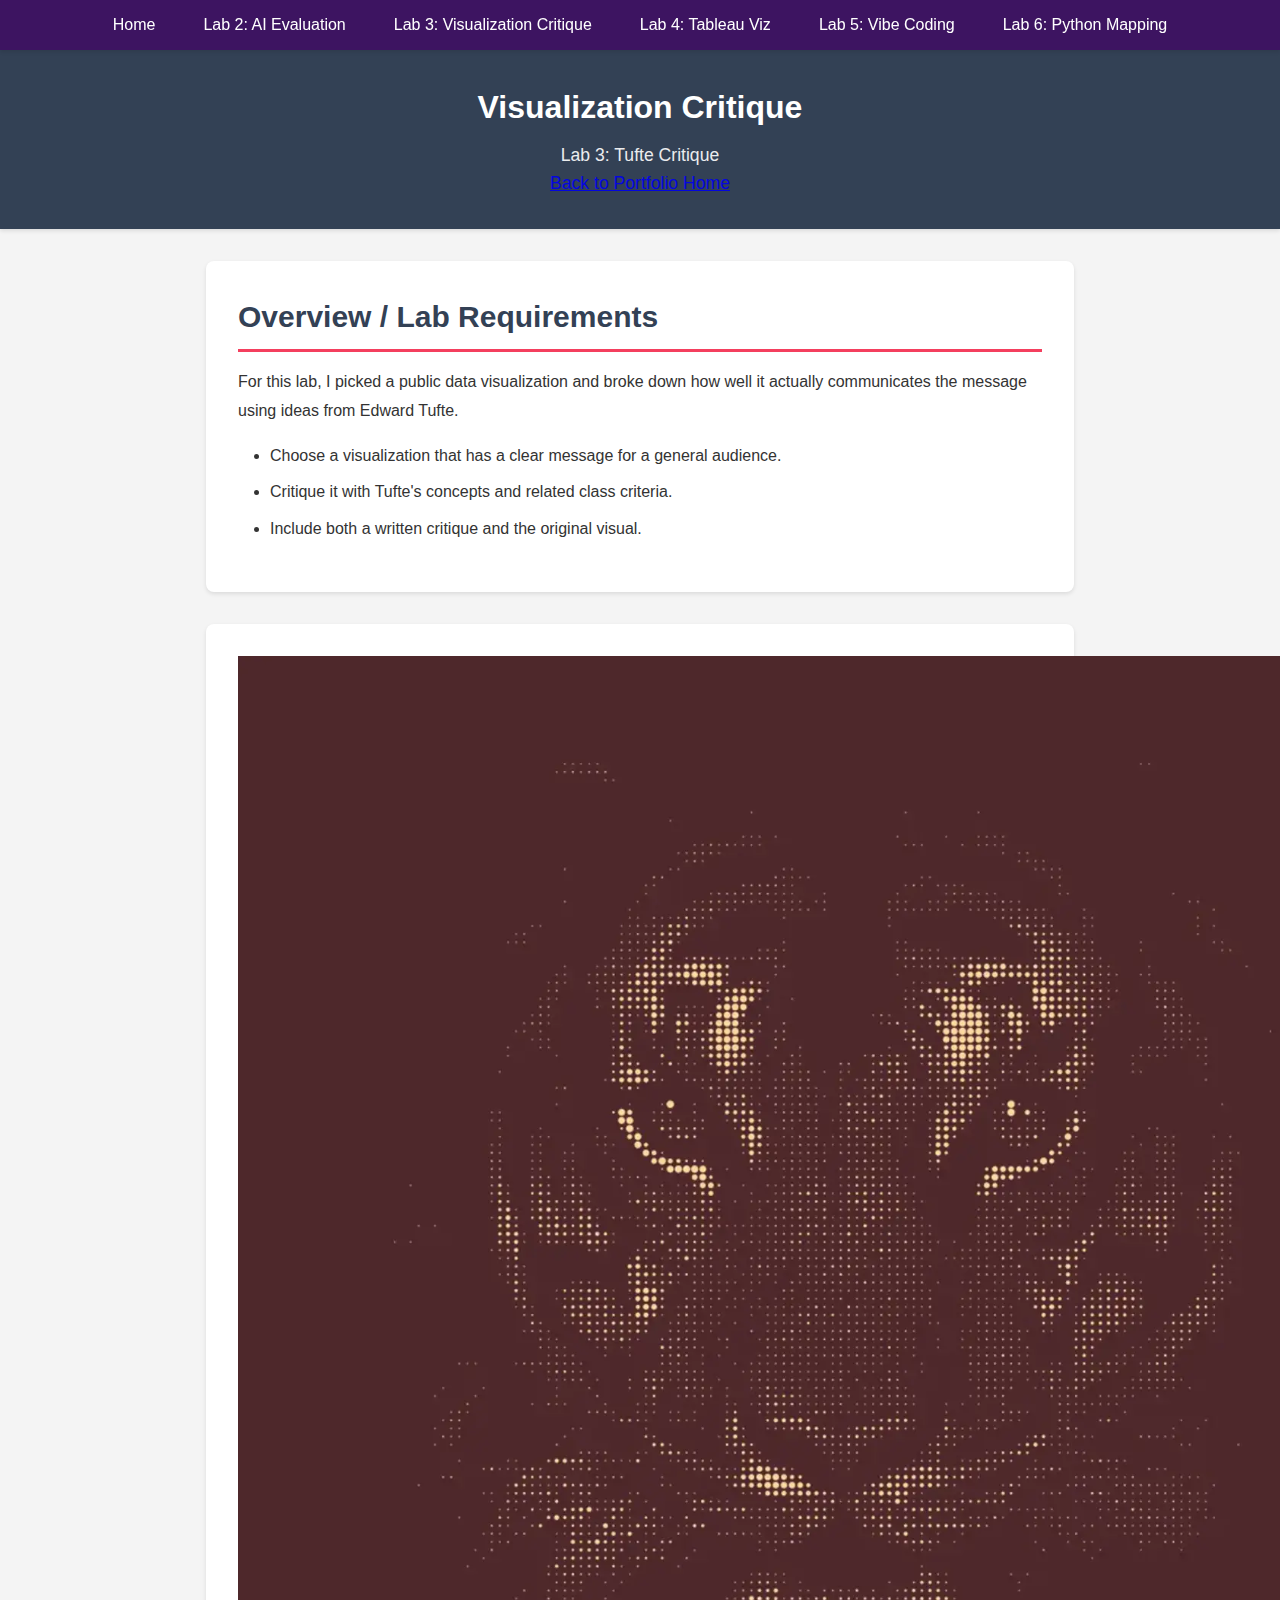
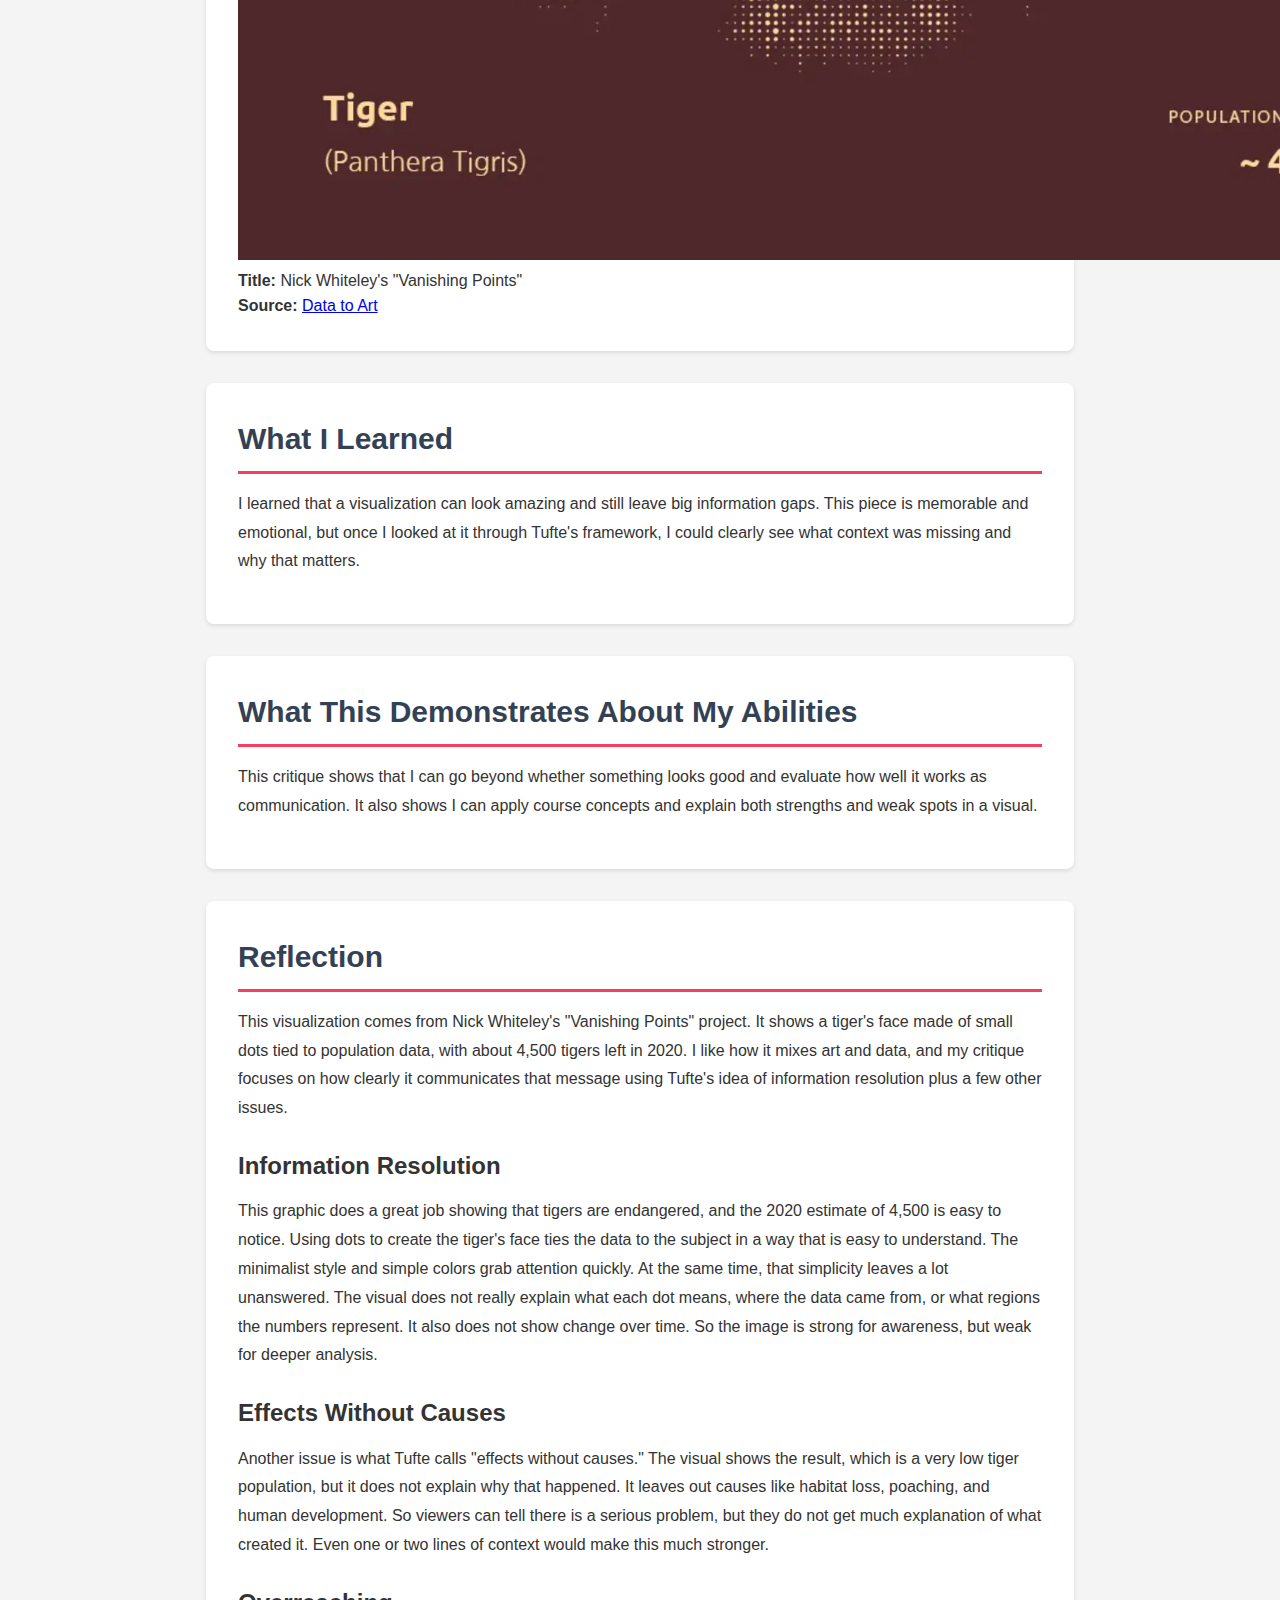
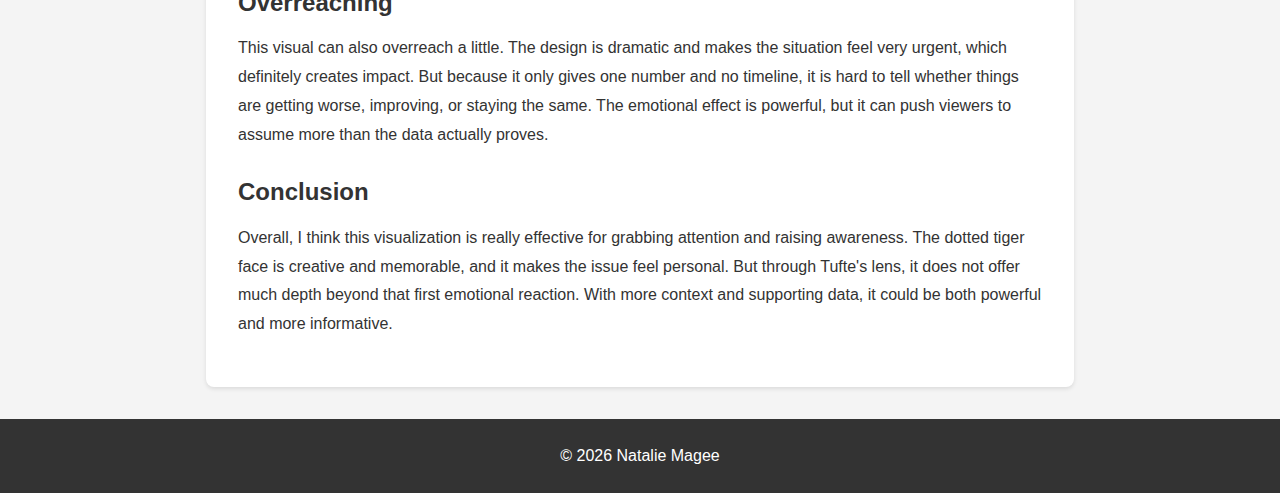
<file: lab03.html>
<!DOCTYPE html>
<html lang="en">
<head>
    <meta charset="UTF-8">
    <meta name="viewport" content="width=device-width, initial-scale=1.0">
    <title>Visualization Critique | Natalie Magee</title>
    <link rel="stylesheet" href="css/styles.css">
</head>
<body>
    <!-- Navigation: Links to all portfolio pages -->
    <nav>
        <button class="hamburger" aria-label="Toggle navigation" aria-expanded="false">
            <span></span>
            <span></span>
            <span></span>
        </button>
        <ul class="nav-menu">
            <li><a href="index.html">Home</a></li>
            <li><a href="lab02.html">Lab 2: AI Evaluation</a></li>
            <li><a href="lab03.html" aria-current="page">Lab 3: Visualization Critique</a></li>
            <li><a href="lab04.html">Lab 4: Tableau Viz</a></li>
            <li><a href="lab05.html">Lab 5: Vibe Coding</a></li>
            <li><a href="lab06.html">Lab 6: Python Mapping</a></li>
        </ul>
    </nav>

    <header>
        <h1>Visualization Critique</h1>
        <p>Lab 3: Tufte Critique</p>
        <p><a href="index.html">Back to Portfolio Home</a></p>
    </header>

    <main>
        <section>
            <h2>Overview / Lab Requirements</h2>
            <p>For this lab, I picked a public data visualization and broke down how well it actually communicates the message using ideas from Edward Tufte.</p>
            <ul>
                <li>Choose a visualization that has a clear message for a general audience.</li>
                <li>Critique it with Tufte's concepts and related class criteria.</li>
                <li>Include both a written critique and the original visual.</li>
            </ul>
        </section>

        <section>
        
            <figure>
                <a href="https://www.data-to-art.com/artist/nick-whiteley/vanishing-points" target="_blank" rel="noopener noreferrer">
                    <img src="images/Tiger.png" alt="Visualization of a tiger face created from thousands of small dots representing the remaining global tiger population, estimated at about 4,500 in 2020.">
                </a>
                <figcaption>
                    <strong>Title:</strong> Nick Whiteley's "Vanishing Points"<br>
                    <strong>Source:</strong> <a href="https://www.data-to-art.com/artist/nick-whiteley/vanishing-points" target="_blank" rel="noopener noreferrer">Data to Art</a>
                </figcaption>
            </figure>
        </section>

        <section>
            <h2>What I Learned</h2>
            <p>I learned that a visualization can look amazing and still leave big information gaps. This piece is memorable and emotional, but once I looked at it through Tufte's framework, I could clearly see what context was missing and why that matters.</p>
        </section>

        <section>
            <h2>What This Demonstrates About My Abilities</h2>
            <p>This critique shows that I can go beyond whether something looks good and evaluate how well it works as communication. It also shows I can apply course concepts and explain both strengths and weak spots in a visual.</p>
        </section>

        <section>
            <h2>Reflection</h2>
            <p>This visualization comes from Nick Whiteley's "Vanishing Points" project. It shows a tiger's face made of small dots tied to population data, with about 4,500 tigers left in 2020. I like how it mixes art and data, and my critique focuses on how clearly it communicates that message using Tufte's idea of information resolution plus a few other issues.</p>

            <h3>Information Resolution</h3>
            <p>This graphic does a great job showing that tigers are endangered, and the 2020 estimate of 4,500 is easy to notice. Using dots to create the tiger's face ties the data to the subject in a way that is easy to understand. The minimalist style and simple colors grab attention quickly. At the same time, that simplicity leaves a lot unanswered. The visual does not really explain what each dot means, where the data came from, or what regions the numbers represent. It also does not show change over time. So the image is strong for awareness, but weak for deeper analysis.</p>

            <h3>Effects Without Causes</h3>
            <p>Another issue is what Tufte calls "effects without causes." The visual shows the result, which is a very low tiger population, but it does not explain why that happened. It leaves out causes like habitat loss, poaching, and human development. So viewers can tell there is a serious problem, but they do not get much explanation of what created it. Even one or two lines of context would make this much stronger.</p>

            <h3>Overreaching</h3>
            <p>This visual can also overreach a little. The design is dramatic and makes the situation feel very urgent, which definitely creates impact. But because it only gives one number and no timeline, it is hard to tell whether things are getting worse, improving, or staying the same. The emotional effect is powerful, but it can push viewers to assume more than the data actually proves.</p>

            <h3>Conclusion</h3>
            <p>Overall, I think this visualization is really effective for grabbing attention and raising awareness. The dotted tiger face is creative and memorable, and it makes the issue feel personal. But through Tufte's lens, it does not offer much depth beyond that first emotional reaction. With more context and supporting data, it could be both powerful and more informative.</p>
        </section>
    </main>

    <footer>
        <p>© 2026 Natalie Magee</p>
    </footer>

    <!-- Hamburger Menu JavaScript -->
    <script>
        const hamburger = document.querySelector('.hamburger');
        const navMenu = document.querySelector('.nav-menu');

        hamburger.addEventListener('click', () => {
            hamburger.classList.toggle('active');
            navMenu.classList.toggle('active');

            // Update aria-expanded for accessibility
            const isExpanded = hamburger.classList.contains('active');
            hamburger.setAttribute('aria-expanded', isExpanded);
        });

        // Close menu when clicking on a nav link
        document.querySelectorAll('.nav-menu a').forEach(link => {
            link.addEventListener('click', () => {
                hamburger.classList.remove('active');
                navMenu.classList.remove('active');
                hamburger.setAttribute('aria-expanded', 'false');
            });
        });
    </script>
</body>
</html>
</file>
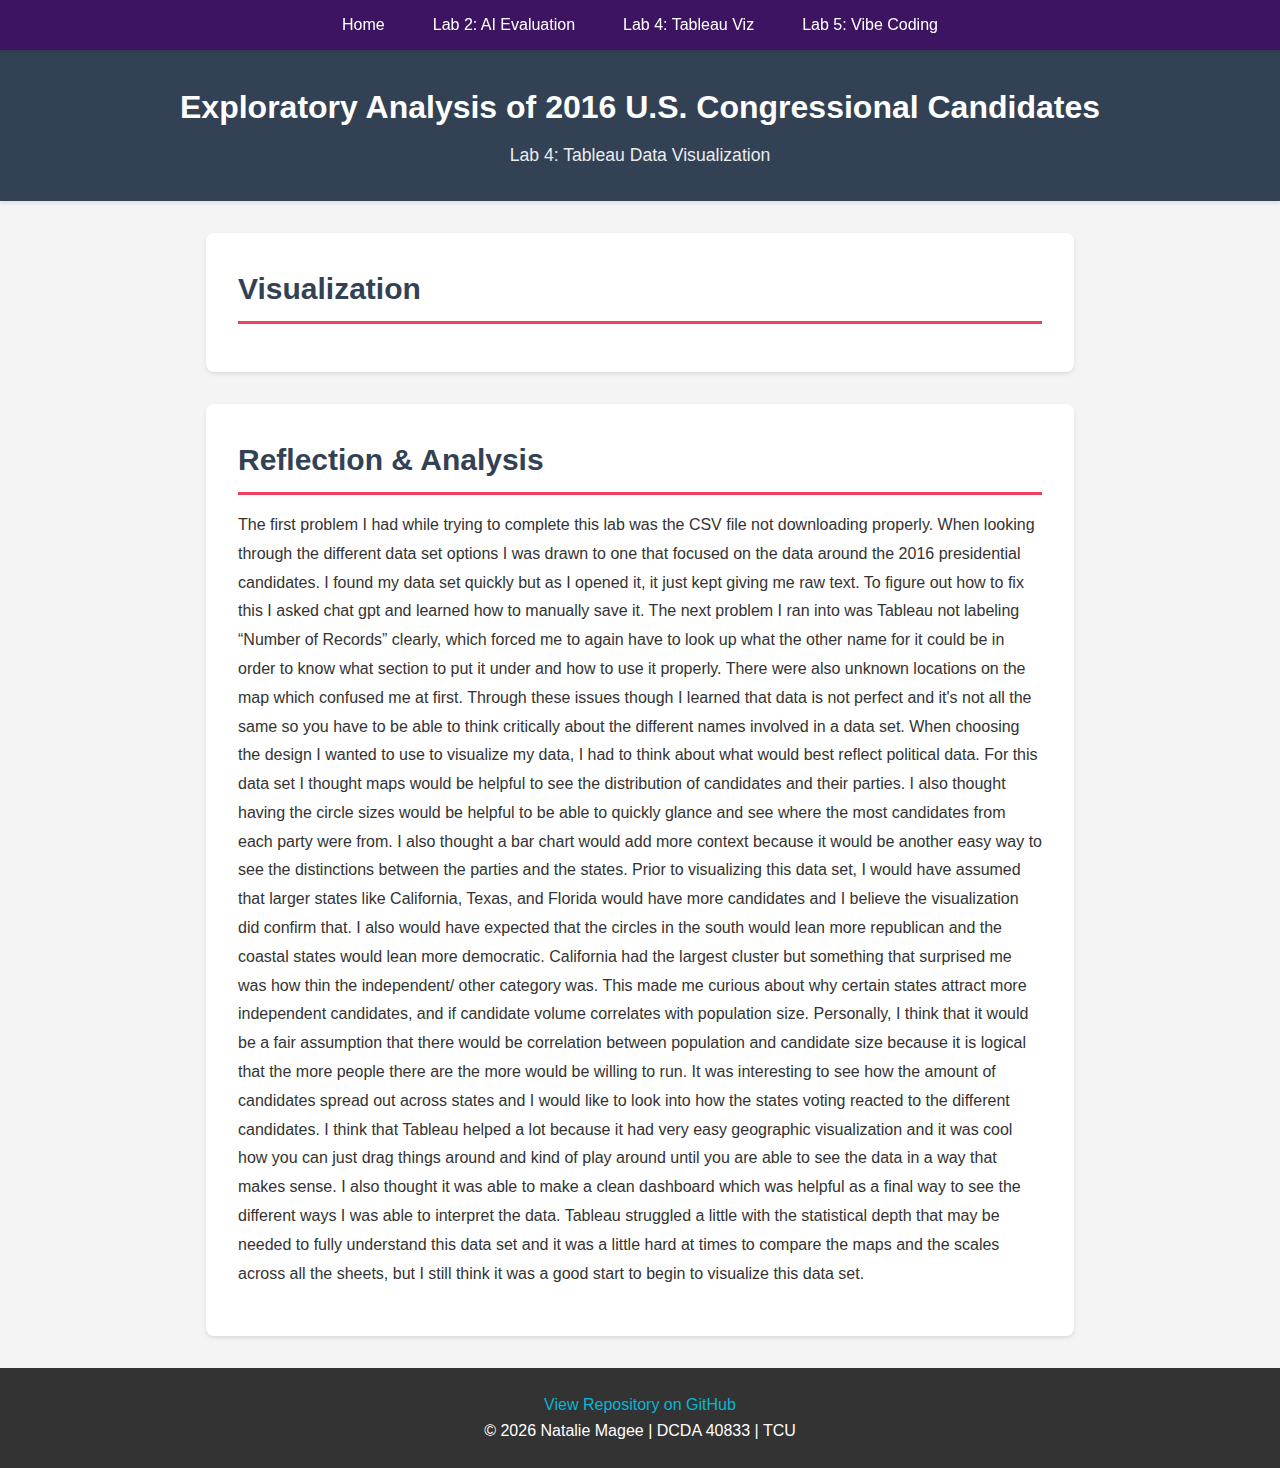
<file: lab04.html>
<!DOCTYPE html>
<html lang="en">
<head>
    <meta charset="UTF-8">
    <meta name="viewport" content="width=device-width, initial-scale=1.0">
    <title>Lab 04 – Data Visualization | Natalie Magee</title>
    <link rel="stylesheet" href="css/styles.css">
</head>
<body>

<!-- Navigation: Links to all portfolio pages -->
<nav>
    <button class="hamburger" aria-label="Toggle navigation" aria-expanded="false">
        <span></span>
        <span></span>
        <span></span>
    </button>
    <ul class="nav-menu">
        <li><a href="index.html">Home</a></li>
        <li><a href="lab02.html">Lab 2: AI Evaluation</a></li>
        <li><a href="lab04.html">Lab 4: Tableau Viz</a></li>
        <li><a href="lab05.html">Lab 5: Vibe Coding</a></li>
    </ul>
</nav>

<header>
    <h1>Exploratory Analysis of 2016 U.S. Congressional Candidates</h1>
    <p>Lab 4: Tableau Data Visualization</p>
</header>

<main>

<section>
    <h2>Visualization</h2>

<div class='tableauPlaceholder' id='viz1770940132696' style='position: relative'><noscript><a href='#'><img alt='Exploratory Analysis: 2016 U.S. Congressional Candidates ' src='https:&#47;&#47;public.tableau.com&#47;static&#47;images&#47;JB&#47;JB4GYD9QQ&#47;1_rss.png' style='border: none' /></a></noscript><object class='tableauViz'  style='display:none;'><param name='host_url' value='https%3A%2F%2Fpublic.tableau.com%2F' /> <param name='embed_code_version' value='3' /> <param name='path' value='shared&#47;JB4GYD9QQ' /> <param name='toolbar' value='yes' /><param name='static_image' value='https:&#47;&#47;public.tableau.com&#47;static&#47;images&#47;JB&#47;JB4GYD9QQ&#47;1.png' /> <param name='animate_transition' value='yes' /><param name='display_static_image' value='yes' /><param name='display_spinner' value='yes' /><param name='display_overlay' value='yes' /><param name='display_count' value='yes' /><param name='language' value='en-US' /><param name='filter' value='publish=yes' /></object></div>                <script type='text/javascript'>                    var divElement = document.getElementById('viz1770940132696');                    var vizElement = divElement.getElementsByTagName('object')[0];                    if ( divElement.offsetWidth > 800 ) { vizElement.style.minWidth='420px';vizElement.style.maxWidth='650px';vizElement.style.width='100%';vizElement.style.minHeight='587px';vizElement.style.maxHeight='887px';vizElement.style.height=(divElement.offsetWidth*0.75)+'px';} else if ( divElement.offsetWidth > 500 ) { vizElement.style.minWidth='420px';vizElement.style.maxWidth='650px';vizElement.style.width='100%';vizElement.style.minHeight='587px';vizElement.style.maxHeight='887px';vizElement.style.height=(divElement.offsetWidth*0.75)+'px';} else { vizElement.style.width='100%';vizElement.style.height='1627px';}                     var scriptElement = document.createElement('script');                    scriptElement.src = 'https://public.tableau.com/javascripts/api/viz_v1.js';                    vizElement.parentNode.insertBefore(scriptElement, vizElement);                </script>

</section>

<section>
    <h2>Reflection & Analysis</h2>

    <p>
The first problem I had while trying to complete this lab was the CSV file not downloading properly. When looking through the different data set options I was drawn to one that focused on the data around the 2016 presidential candidates. I found my data set quickly but as I opened it, it just kept giving me raw text. To figure out how to fix this I asked chat gpt and learned how to manually save it. The next problem I ran into was Tableau not labeling “Number of Records” clearly, which forced me to again have to look up what the other name for it could be in order to know what section to put it under and how to use it properly. There were also unknown locations on the map which confused me at first. Through these issues though I learned that data is not perfect and it's not all the same so you have to be able to think critically about the different names involved in a data set. When choosing the design I wanted to use to visualize my data, I had to think about what would best reflect political data. For this data set I thought maps would be helpful to see the distribution of candidates and their parties. I also thought having the circle sizes would be helpful to be able to quickly glance and see where the most candidates from each party were from. I also thought a bar chart would add more context because it would be another easy way to see the distinctions between the parties and the states. Prior to visualizing this data set, I would have assumed that larger states like California, Texas, and Florida would have more candidates and I believe the visualization did confirm that. I also would have expected that the circles in the south would lean more republican and the coastal states would lean more democratic. California had the largest cluster but something that surprised me was how thin the independent/ other category was. This made me curious about why certain states attract more independent candidates, and if candidate volume correlates with population size. Personally, I think that it would be a fair assumption that there would be correlation between population and candidate size because it is logical that the more people there are the more would be willing to run. It was interesting to see how the amount of candidates spread out across states and I would like to look into how the states voting reacted to the different candidates. I think that Tableau helped a lot because it had very easy geographic visualization and it was cool how you can just drag things around and kind of play around until you are able to see the data in a way that makes sense. I also thought it was able to make a clean dashboard which was helpful as a final way to see the different ways I was able to interpret the data. Tableau struggled a little with the statistical depth that may be needed to fully understand this data set and it was a little hard at times to compare the maps and the scales across all the sheets, but I still think it was a good start to begin to visualize this data set.     </p>

</section>

</main>

<footer>
    <p><a href="https://github.com/nataliemcgee/DCDA40833-portfolio">View Repository on GitHub</a></p>
    <p>&copy; 2026 Natalie Magee | DCDA 40833 | TCU</p>
</footer>

<!-- Hamburger Menu JavaScript -->
<script>
    const hamburger = document.querySelector('.hamburger');
    const navMenu = document.querySelector('.nav-menu');

    hamburger.addEventListener('click', () => {
        hamburger.classList.toggle('active');
        navMenu.classList.toggle('active');
        
        // Update aria-expanded for accessibility
        const isExpanded = hamburger.classList.contains('active');
        hamburger.setAttribute('aria-expanded', isExpanded);
    });

    // Close menu when clicking on a nav link
    document.querySelectorAll('.nav-menu a').forEach(link => {
        link.addEventListener('click', () => {
            hamburger.classList.remove('active');
            navMenu.classList.remove('active');
            hamburger.setAttribute('aria-expanded', 'false');
        });
    });
</script>

</body>
</html>
</file>
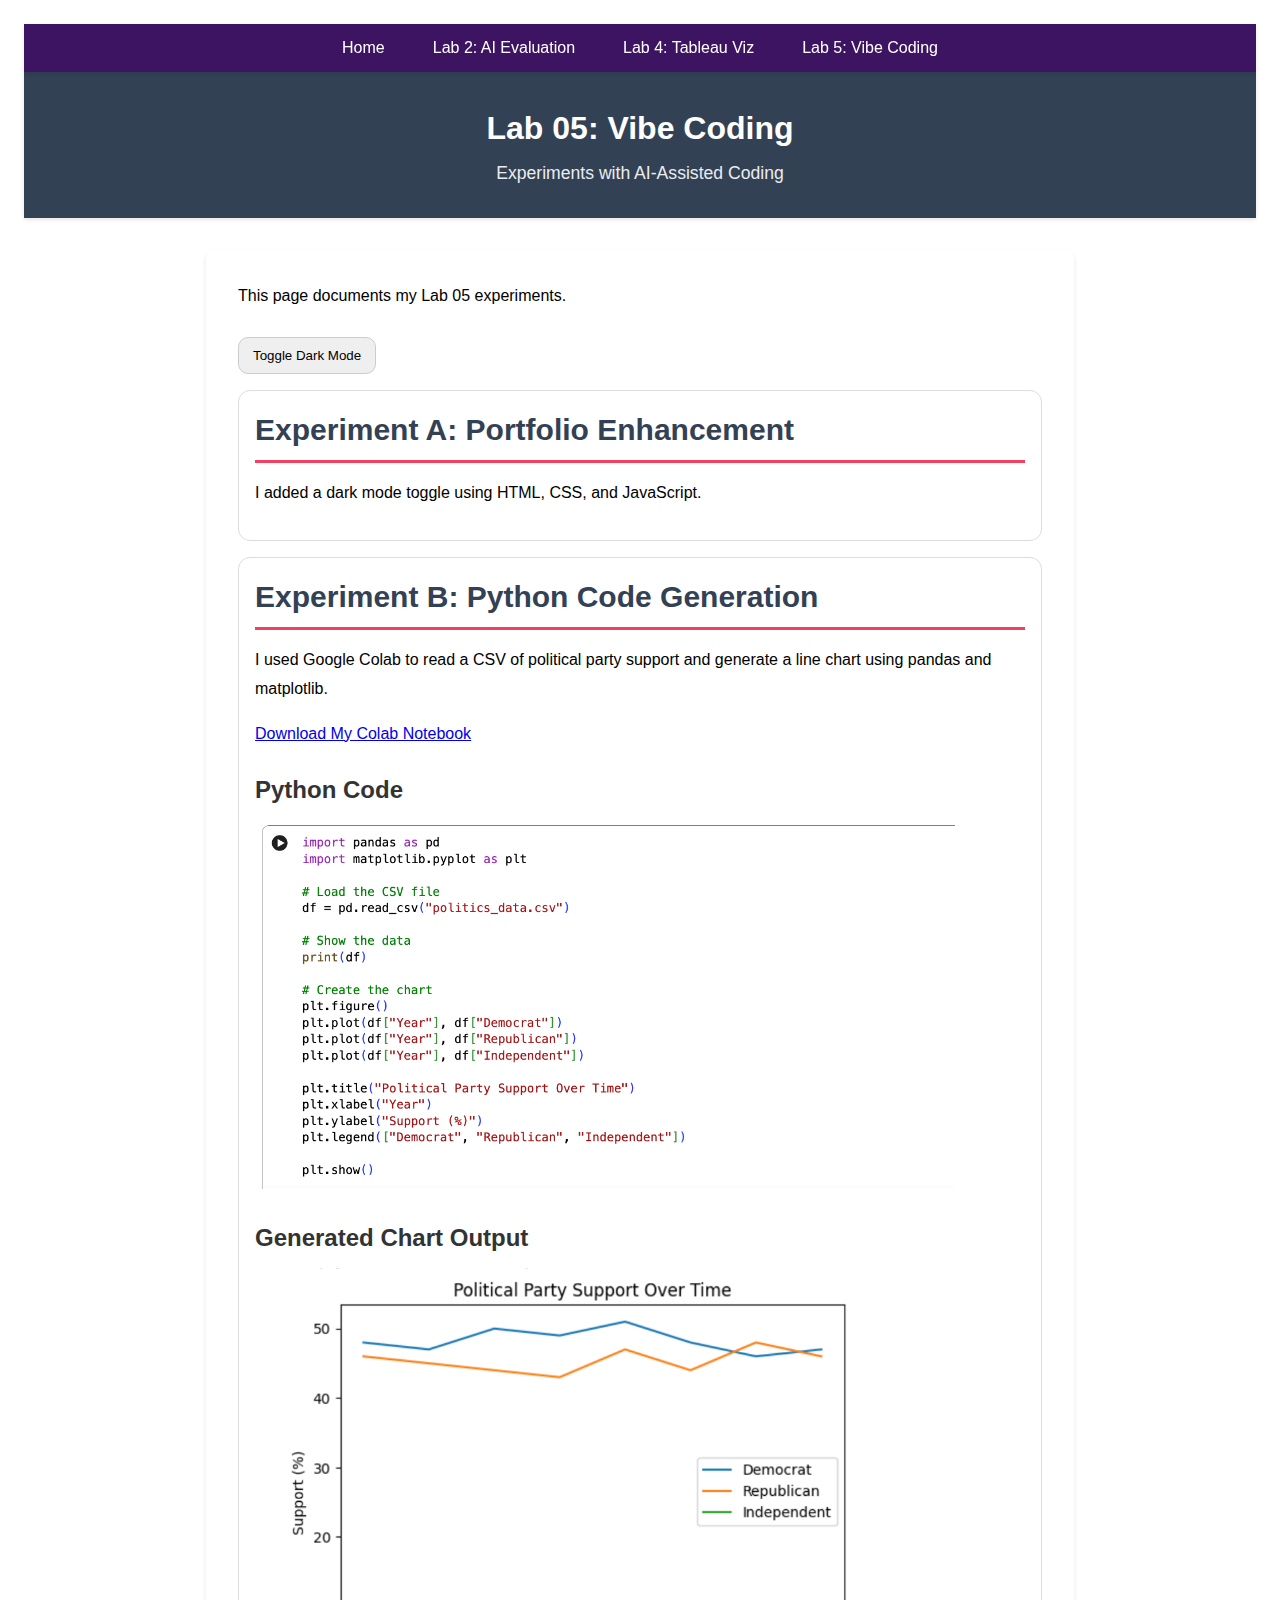
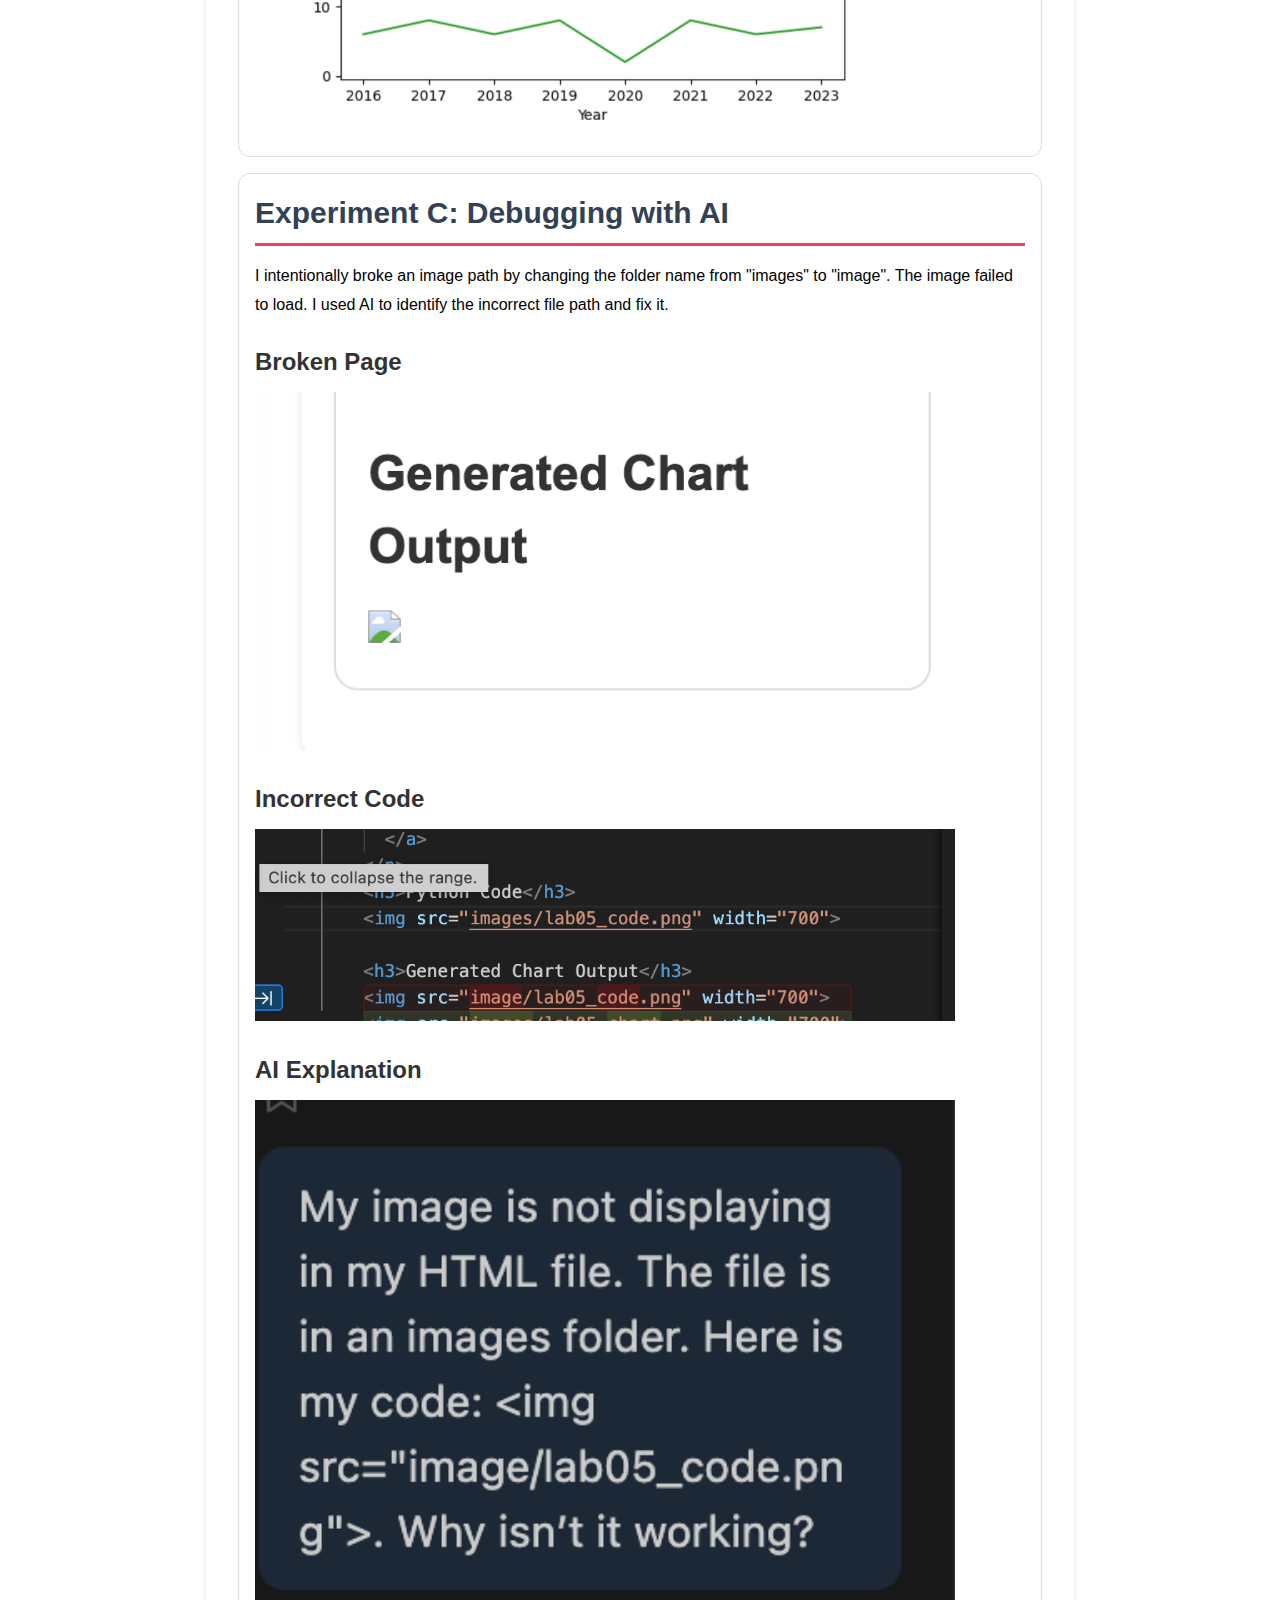
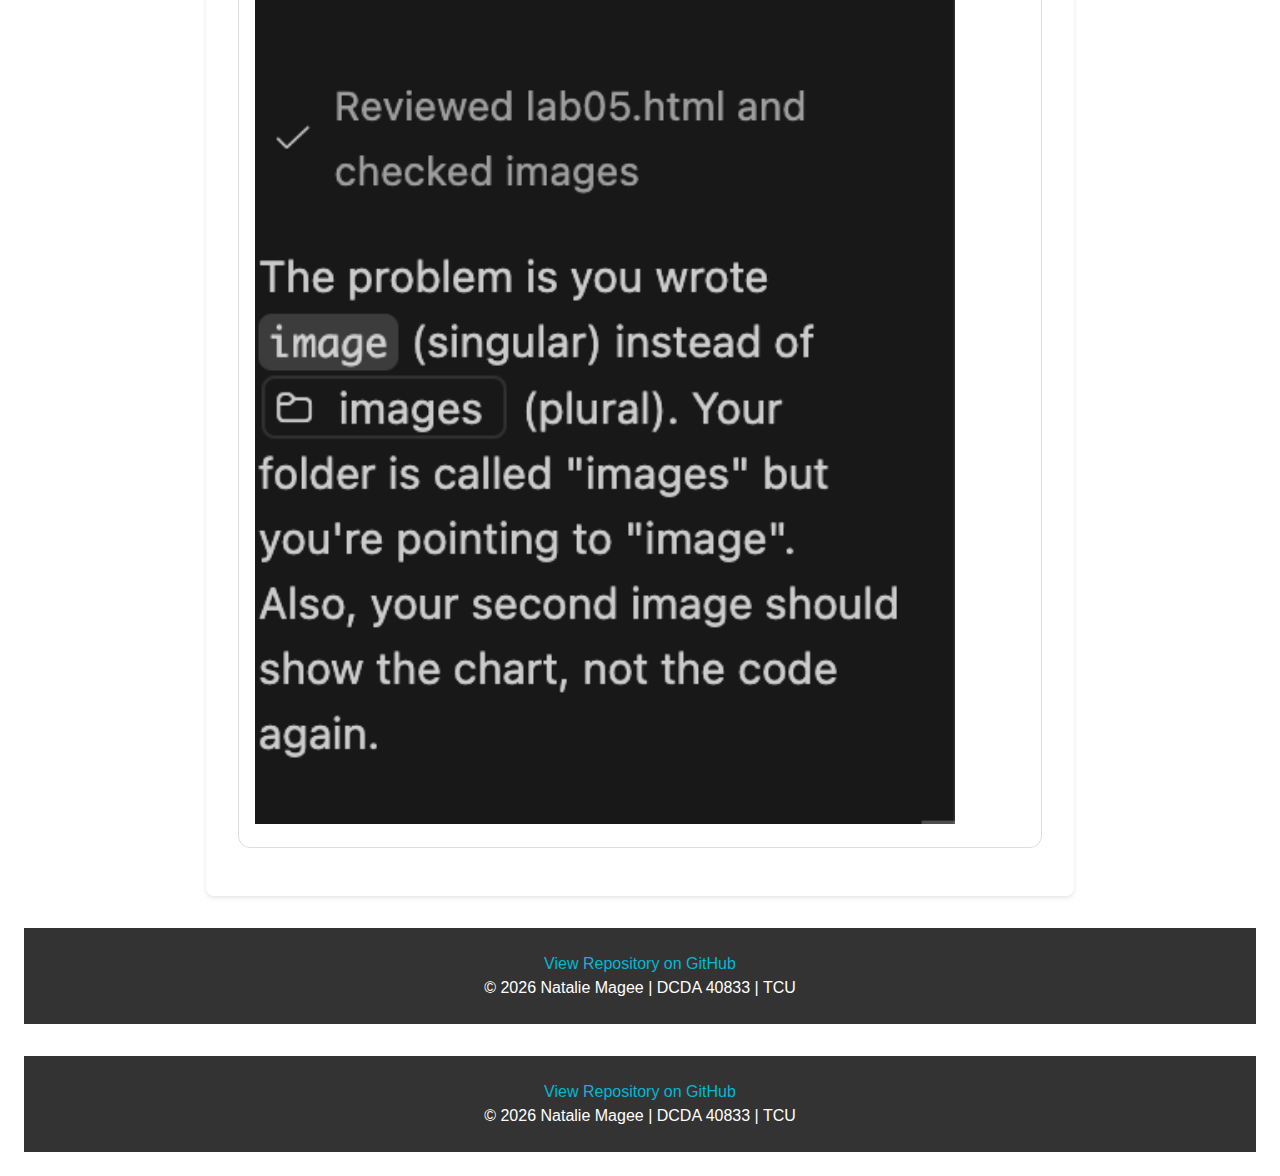
<file: lab05.html>
<!DOCTYPE html>
<html lang="en">
<head>
  <meta charset="UTF-8" />
  <meta name="viewport" content="width=device-width, initial-scale=1.0" />
  <title>Lab 05 - Vibe Coding | Natalie Magee</title>
  <link rel="stylesheet" href="css/styles.css">

  <style>
    body {
      font-family: Arial, sans-serif;
      padding: 24px;
      line-height: 1.5;
      background: white;
      color: black;
    }

    .card {
      border: 1px solid #ddd;
      border-radius: 12px;
      padding: 16px;
      margin: 16px 0;
    }

    /* DARK MODE styles */
    body.dark {
      background: #121212;
      color: #f2f2f2;
    }

    body.dark .card {
      border-color: #444;
    }

    button {
      padding: 10px 14px;
      border-radius: 10px;
      border: 1px solid #ccc;
      cursor: pointer;
      margin-top: 10px;
    }
  </style>
</head>

<body>
  <!-- Navigation: Links to all portfolio pages -->
  <nav>
    <button class="hamburger" aria-label="Toggle navigation" aria-expanded="false">
      <span></span>
      <span></span>
      <span></span>
    </button>
    <ul class="nav-menu">
      <li><a href="index.html">Home</a></li>
      <li><a href="lab02.html">Lab 2: AI Evaluation</a></li>
      <li><a href="lab04.html">Lab 4: Tableau Viz</a></li>
      <li><a href="lab05.html">Lab 5: Vibe Coding</a></li>
    </ul>
  </nav>

  <header>
    <h1>Lab 05: Vibe Coding</h1>
    <p>Experiments with AI-Assisted Coding</p>
  </header>

  <main>
    <section>
      <p>This page documents my Lab 05 experiments.</p>

      <button id="darkModeToggle">Toggle Dark Mode</button>

      <div class="card">
        <h2>Experiment A: Portfolio Enhancement</h2>
        <p>I added a dark mode toggle using HTML, CSS, and JavaScript.</p>
      </div>

      <div class="card">
        <h2>Experiment B: Python Code Generation</h2>
        <p>I used Google Colab to read a CSV of political party support and generate a line chart using pandas and matplotlib.</p>

        <p>
          <a href="lab05_politics_chart.ipynb" download>
            Download My Colab Notebook
          </a>
        </p>
        <h3>Python Code</h3>
        <img src="images/lab05_code.png" width="700" alt="Python code for political party chart">

        <h3>Generated Chart Output</h3>
        <img src="images/lab05_chart.png" width="700" alt="Political party support line chart">
      </div>
      <div class="card">
  <h2>Experiment C: Debugging with AI</h2>

  <p>
  I intentionally broke an image path by changing the folder
  name from "images" to "image". The image failed to load.
  I used AI to identify the incorrect file path and fix it.
  </p>

  <h3>Broken Page</h3>
  <img src="images/lab05_debug_broken.png" width="700">

  <h3>Incorrect Code</h3>
  <img src="images/lab05_debug_code.png" width="700">

  <h3>AI Explanation</h3>
  <img src="images/lab05_debug_ai.png" width="700">
</div>
    </section>
  </main>

  <footer>
    <p><a href="https://github.com/nataliemcgee/DCDA40833-portfolio">View Repository on GitHub</a></p>
    <p>&copy; 2026 Natalie Magee | DCDA 40833 | TCU</p>
  </footer>

  <footer>
    <p><a href="https://github.com/nataliemcgee/DCDA40833-portfolio">View Repository on GitHub</a></p>
    <p>&copy; 2026 Natalie Magee | DCDA 40833 | TCU</p>
  </footer>

  <script>
    // Dark Mode Toggle
    const toggleBtn = document.getElementById("darkModeToggle");
    toggleBtn.addEventListener("click", () => {
      document.body.classList.toggle("dark");
      console.log("toggled dark mode");
    });

    // Hamburger Menu
    const hamburger = document.querySelector('.hamburger');
    const navMenu = document.querySelector('.nav-menu');

    hamburger.addEventListener('click', () => {
      hamburger.classList.toggle('active');
      navMenu.classList.toggle('active');
      
      const isExpanded = hamburger.classList.contains('active');
      hamburger.setAttribute('aria-expanded', isExpanded);
    });

    document.querySelectorAll('.nav-menu a').forEach(link => {
      link.addEventListener('click', () => {
        hamburger.classList.remove('active');
        navMenu.classList.remove('active');
        hamburger.setAttribute('aria-expanded', 'false');
      });
    });
  </script>
</body>
</html>
</file>
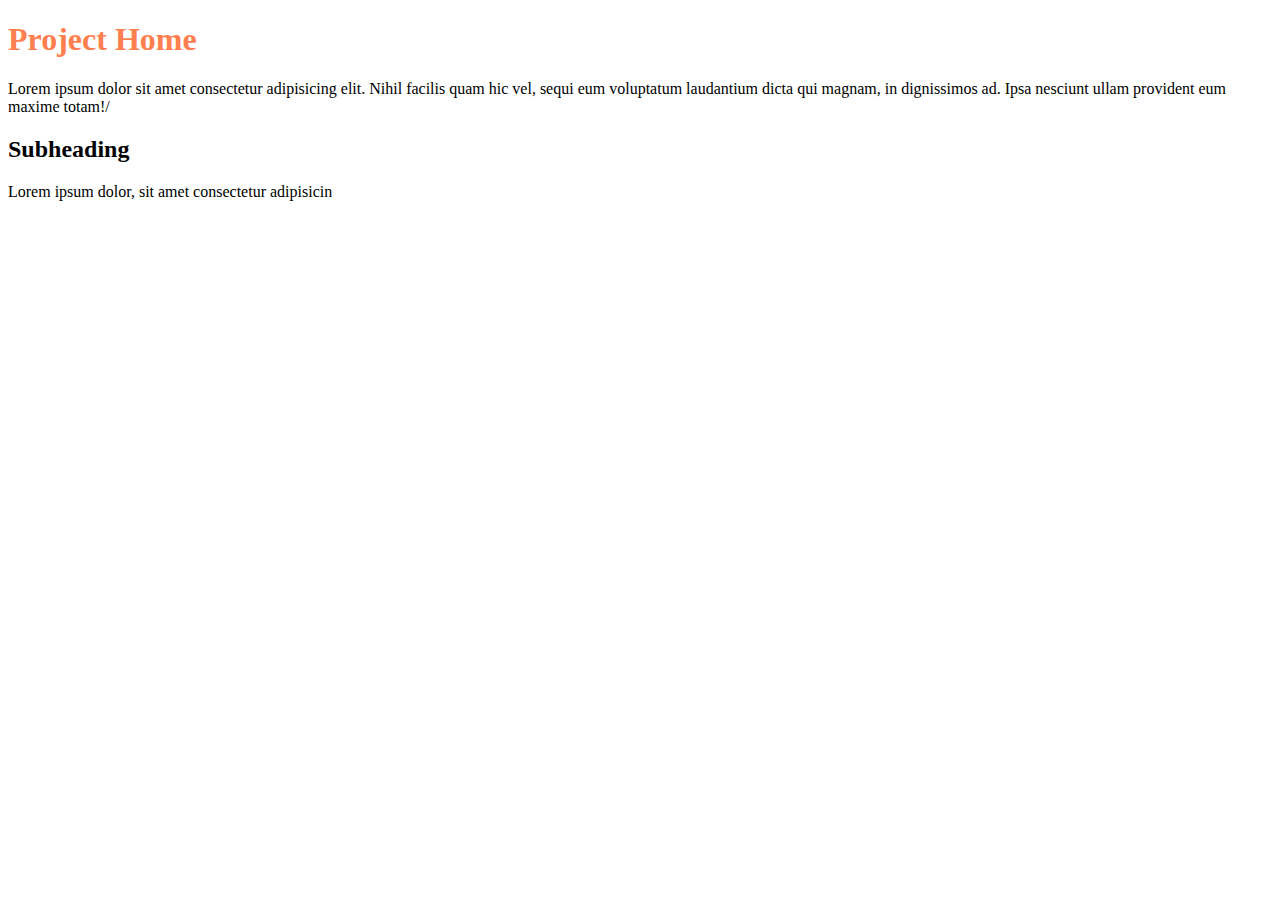
<file: sandbox.html>
<!DOCTYPE html>
<html lang="en">
<head>


    <meta charset="UTF-8">
    <meta name="viewport" content="width=device-width, initial-scale=1.0">
    
    <title>Document</title>
<style>

    h1 {color:coral;
    font-family:'Gil Sans', Gil 'Gill Sans', 'Gill Sans MT', Calibri, 'Trebuchet MS', sans-serif;
    '}

    h2 {color:
    font family: 'Gil Sans', Gil 'Gill Sans', 'Gill Sans MT', Calibri, 'Trebuchet MS', sans-serif;
     }

     p {}
</style>
</head>


<body>


    
</body>


        <h1>Project Home</h1>
       
         <p>Lorem ipsum dolor sit amet consectetur adipisicing elit. Nihil facilis quam hic vel, sequi eum voluptatum laudantium dicta qui magnam, in dignissimos ad. Ipsa nesciunt ullam provident eum maxime totam!/<p>
            <h2> Subheading <h2></h2>
        <p> Lorem ipsum dolor, sit amet consectetur adipisicin
</file>
<file: css/styles.css>
/* =========================
   DCDA 40833 Skills Portfolio Template
   CSS Stylesheet for Student Portfolios
   ========================= */

/* =========================
   CSS Variables (Color Scheme)
   ========================= */
:root {
    --primary-color: #334155;      /* TCU Purple */
    --secondary-color: #f43f5e;    /* Light Purple */
    --accent-color: #06b6d4;       /* Gold accent */
    --text-color: #333;            /* Dark gray for text */
    --text-secondary: #64748b;     /* Lighter gray for captions */
    --bg-color: #f4f4f4;           /* Light background */
    --white: #ffffff;
}

/* =========================
   Basic Reset & Typography
   ========================= */
* {
    margin: 0;
    padding: 0;
    box-sizing: border-box;
}

html {
    scroll-behavior: smooth;       /* Smooth scrolling for anchor links */
}

body {
    font-family: -apple-system, BlinkMacSystemFont, 'Segoe UI', 'Roboto', 'Helvetica Neue', Arial, sans-serif;
    line-height: 1.6;
    color: var(--text-color);
    background-color: var(--bg-color);
}

/* =========================
   Header & Navigation
   ========================= */
/* Style semantic tags directly - no classes needed! */
header {
    background-color: var(--primary-color);
    color: white;
    padding: 2rem 0;
    text-align: center;
    box-shadow: 0 2px 4px rgba(0, 0, 0, 0.1);
}

header h1 {
    color: white;
    margin: 0 0 0.5rem 0;
    font-size: 2rem;
}

header p {
    margin: 0;
    opacity: 0.9;
    font-size: 1.1rem;
}

nav {
    background-color: #3d1461;
    padding: 0.75rem;
    display: flex;              /* Make nav a flex container */
    justify-content: center;    /* Center the ul inside nav */
    position: sticky;           /* Stick to top when scrolling */
    top: 0;
    z-index: 100;
    box-shadow: 0 2px 4px rgba(0, 0, 0, 0.1);
}

/* Style the navigation list */
nav ul {
    list-style: none;           /* Remove bullets */
    padding: 0;                 /* Remove default padding */
    margin: 0;                  /* Remove default margin */
    display: flex;              /* Arrange items horizontally */
    flex-direction: row;        /* Explicit: horizontal on desktop */
    justify-content: center;    /* Center the items */
    gap: 1rem;                  /* Space between items */
    flex-wrap: wrap;            /* Wrap on small screens */
}

nav li {
    list-style: none;           /* Extra insurance - remove bullets */
}

nav a {
    color: white;
    text-decoration: none;
    padding: 0.5rem 1rem;
    transition: background-color 0.3s ease;
    border-radius: 4px;
}

nav a:hover {
    background-color: var(--primary-color);
}

/* =========================
   Hamburger Menu
   ========================= */
/* Hamburger button - hidden on desktop */
.hamburger {
    display: none;              /* Hidden by default on desktop */
    flex-direction: column;
    justify-content: space-around;
    width: 30px;
    height: 25px;
    background: transparent;
    border: none;
    cursor: pointer;
    padding: 0;
    z-index: 200;
    position: relative;
}

/* Hamburger lines */
.hamburger span {
    width: 100%;
    height: 3px;
    background-color: white;
    border-radius: 3px;
    transition: all 0.3s ease;
    transform-origin: center;
}

/* Hamburger animation when active (X icon) */
.hamburger.active span:nth-child(1) {
    transform: translateY(11px) rotate(45deg);
}

.hamburger.active span:nth-child(2) {
    opacity: 0;
}

.hamburger.active span:nth-child(3) {
    transform: translateY(-11px) rotate(-45deg);
}

/* =========================
   Main Content
   ========================= */
/* Style main semantic tag directly */
main {
    max-width: 900px;          /* Don't get too wide */
    margin: 2rem auto;         /* Center horizontally */
    padding: 0 1rem;           /* Space on sides for mobile */
}

/* All sections inside main get consistent styling */
main section {
    background-color: white;
    padding: 2rem;
    margin-bottom: 2rem;       /* Space between sections */
    border-radius: 8px;        /* Rounded corners */
    box-shadow: 0 2px 4px rgba(0, 0, 0, 0.1);
}

/* Style h2 headings inside sections */
main section h2 {
    color: var(--primary-color);
    border-bottom: 3px solid var(--secondary-color);
    padding-bottom: 0.5rem;
    margin-bottom: 1rem;
    font-size: 1.875rem;
}

main section h3 {
    color: var(--text-color);
    margin-top: 1.5rem;
    margin-bottom: 0.75rem;
    font-size: 1.5rem;
}

/* Paragraphs inside sections */
main section p {
    margin-bottom: 1rem;
    line-height: 1.8;
}

/* Lists inside sections */
main section ul,
main section ol {
    margin: 1rem 0 1rem 2rem;
    line-height: 1.8;
}

main section li {
    margin-bottom: 0.5rem;
}

/* =========================
   Data Visualizations
   ========================= */
/* Container for charts and images */
.viz-container {
    margin: 2rem 0;
    text-align: center;
}

.viz-container img {
    max-width: 100%;           /* Responsive: never wider than container */
    height: auto;              /* Maintain aspect ratio */
    border-radius: 8px;
    box-shadow: 0 4px 6px rgba(0, 0, 0, 0.1);
    margin-bottom: 0.5rem;
}

/* Figure captions */
.viz-container figcaption {
    font-style: italic;
    color: var(--text-secondary);
    font-size: 0.9rem;
    margin-top: 0.5rem;
}

/* Grid layout for multiple visualizations */
.viz-grid {
    display: grid;
    grid-template-columns: repeat(auto-fit, minmax(300px, 1fr));
    gap: 1.5rem;
    margin: 2rem 0;
}

/* =========================
   Code Blocks
   ========================= */
/* Improve pre/code styling for Python code */
pre {
    background: #2d2d2d;          /* Dark background */
    color: #f8f8f2;               /* Light text */
    border: none;
    border-radius: 8px;
    padding: 1.5rem;
    overflow-x: auto;
    margin: 1.5rem 0;
    font-size: 0.9rem;
    line-height: 1.5;
}

code {
    font-family: 'SF Mono', Monaco, 'Cascadia Code', 'Roboto Mono', Consolas, 'Courier New', monospace;
}

/* Inline code (inside paragraphs) */
p code, li code {
    background: #f4f4f4;
    color: #c7254e;
    padding: 0.2rem 0.4rem;
    border-radius: 3px;
    font-size: 0.9em;
}

/* Code block titles */
.code-title {
    background: #1e1e1e;
    color: #9cdcfe;
    padding: 0.5rem 1rem;
    border-radius: 8px 8px 0 0;
    font-family: monospace;
    font-size: 0.85rem;
    margin-bottom: -0.5rem;
}

.code-title + pre {
    border-radius: 0 0 8px 8px;
    margin-top: 0;
}

/* =========================
   Data Tables
   ========================= */
table {
    width: 100%;
    border-collapse: collapse;
    margin: 1.5rem 0;
    background: white;
}

th, td {
    padding: 0.75rem 1rem;
    text-align: left;
    border: 1px solid #e2e8f0;
}

th {
    background: var(--primary-color);
    color: white;
    font-weight: 600;
}

tr:nth-child(even) {
    background: #f8f9fa;
}

.results-table {
    font-size: 0.95rem;
    margin: 1.5rem auto;
    max-width: 700px;
}

.results-table td {
    text-align: center;
}

.results-table td:first-child {
    text-align: left;
    font-weight: 500;
}

/* Highlight key rows */
.results-table tr.highlight {
    background: #fff3cd;
    font-weight: bold;
}

/* =========================
   Framework Connections
   ========================= */
.framework-callout {
    background: linear-gradient(135deg, #f0e7f8, #e9d5ff);
    border-left: 5px solid var(--secondary-color);
    border-radius: 8px;
    padding: 1.5rem;
    margin: 2rem 0;
}

.framework-callout h3 {
    color: var(--primary-color);
    margin-top: 0;
}

.framework-callout strong {
    color: var(--secondary-color);
}

/* =========================
   Portfolio Cards
   ========================= */
/* Grid layout for portfolio cards on home page */
.portfolio-grid {
    display: grid;
    grid-template-columns: repeat(auto-fit, minmax(280px, 1fr));
    gap: 1.5rem;
    margin: 2rem 0;
}

/* Individual portfolio card styling */
.portfolio-card {
    display: block;
    background: white;
    border: 2px solid #e2e8f0;
    border-radius: 12px;
    padding: 1.5rem;
    text-decoration: none;
    color: var(--text-color);
    transition: all 0.3s ease;
    position: relative;
}

.portfolio-card:hover {
    border-color: var(--primary-color);
    box-shadow: 0 8px 16px rgba(77, 25, 121, 0.15);
    transform: translateY(-4px);
}

.portfolio-card h3 {
    color: var(--primary-color);
    margin: 0 0 0.5rem 0;
    font-size: 1.25rem;
}

.portfolio-card p {
    color: var(--text-secondary);
    font-size: 0.95rem;
    margin: 0.75rem 0 0 0;
    line-height: 1.5;
}

/* Lab tag badge on portfolio cards */
.lab-tag {
    display: inline-block;
    background: var(--secondary-color);
    color: white;
    font-size: 0.75rem;
    font-weight: 600;
    padding: 0.25rem 0.5rem;
    border-radius: 4px;
    text-transform: uppercase;
    letter-spacing: 0.5px;
}

/* =========================
   Footer (semantic tag)
   ========================= */
footer {
    background-color: #333;
    color: white;
    text-align: center;
    padding: 1.5rem;
    margin-top: 2rem;
}

footer a {
    color: var(--accent-color);
    text-decoration: none;
}

footer a:hover {
    text-decoration: underline;
}

/* =========================
   Responsive Design (Mobile)
   ========================= */
@media (max-width: 768px) {
    header h1 {
        font-size: 1.5rem;     /* Smaller on mobile */
    }

    nav {
        position: relative;
        padding: 1rem;
    }

    /* Show hamburger button on mobile */
    .hamburger {
        display: flex;
        margin-left: auto;
        margin-right: 1rem;
    }

    /* Hide menu by default on mobile, slide in from right when active */
    .nav-menu {
        position: fixed;
        left: -100%;
        top: 0;
        flex-direction: column;
        background-color: #3d1461;
        width: 100%;
        height: 100vh;
        text-align: center;
        transition: left 0.3s ease;
        box-shadow: 0 10px 27px rgba(0, 0, 0, 0.05);
        padding-top: 5rem;
        z-index: 150;
        gap: 0;
    }

    /* Show menu when active */
    .nav-menu.active {
        left: 0;
    }

    /* Stack navigation vertically on mobile */
    .nav-menu li {
        margin: 1rem 0;
    }

    .nav-menu a {
        display: block;
        width: 100%;
        padding: 1rem;
        font-size: 1.1rem;
    }

    .nav-menu a:hover {
        background-color: var(--primary-color);
    }

    main section {
        padding: 1rem;         /* Less padding on mobile */
    }

    .viz-grid {
        grid-template-columns: 1fr;  /* Single column on mobile */
    }
}

/* =========================
   Print Styles (Optional)
   ========================= */
@media print {
    nav {
        display: none;
    }

    main section {
        box-shadow: none;
        page-break-inside: avoid;
    }
}
body.dark {
  background: #121212;
  color: #f2f2f2;
}

body.dark .card {
  border-color: #444;
}
</file>
